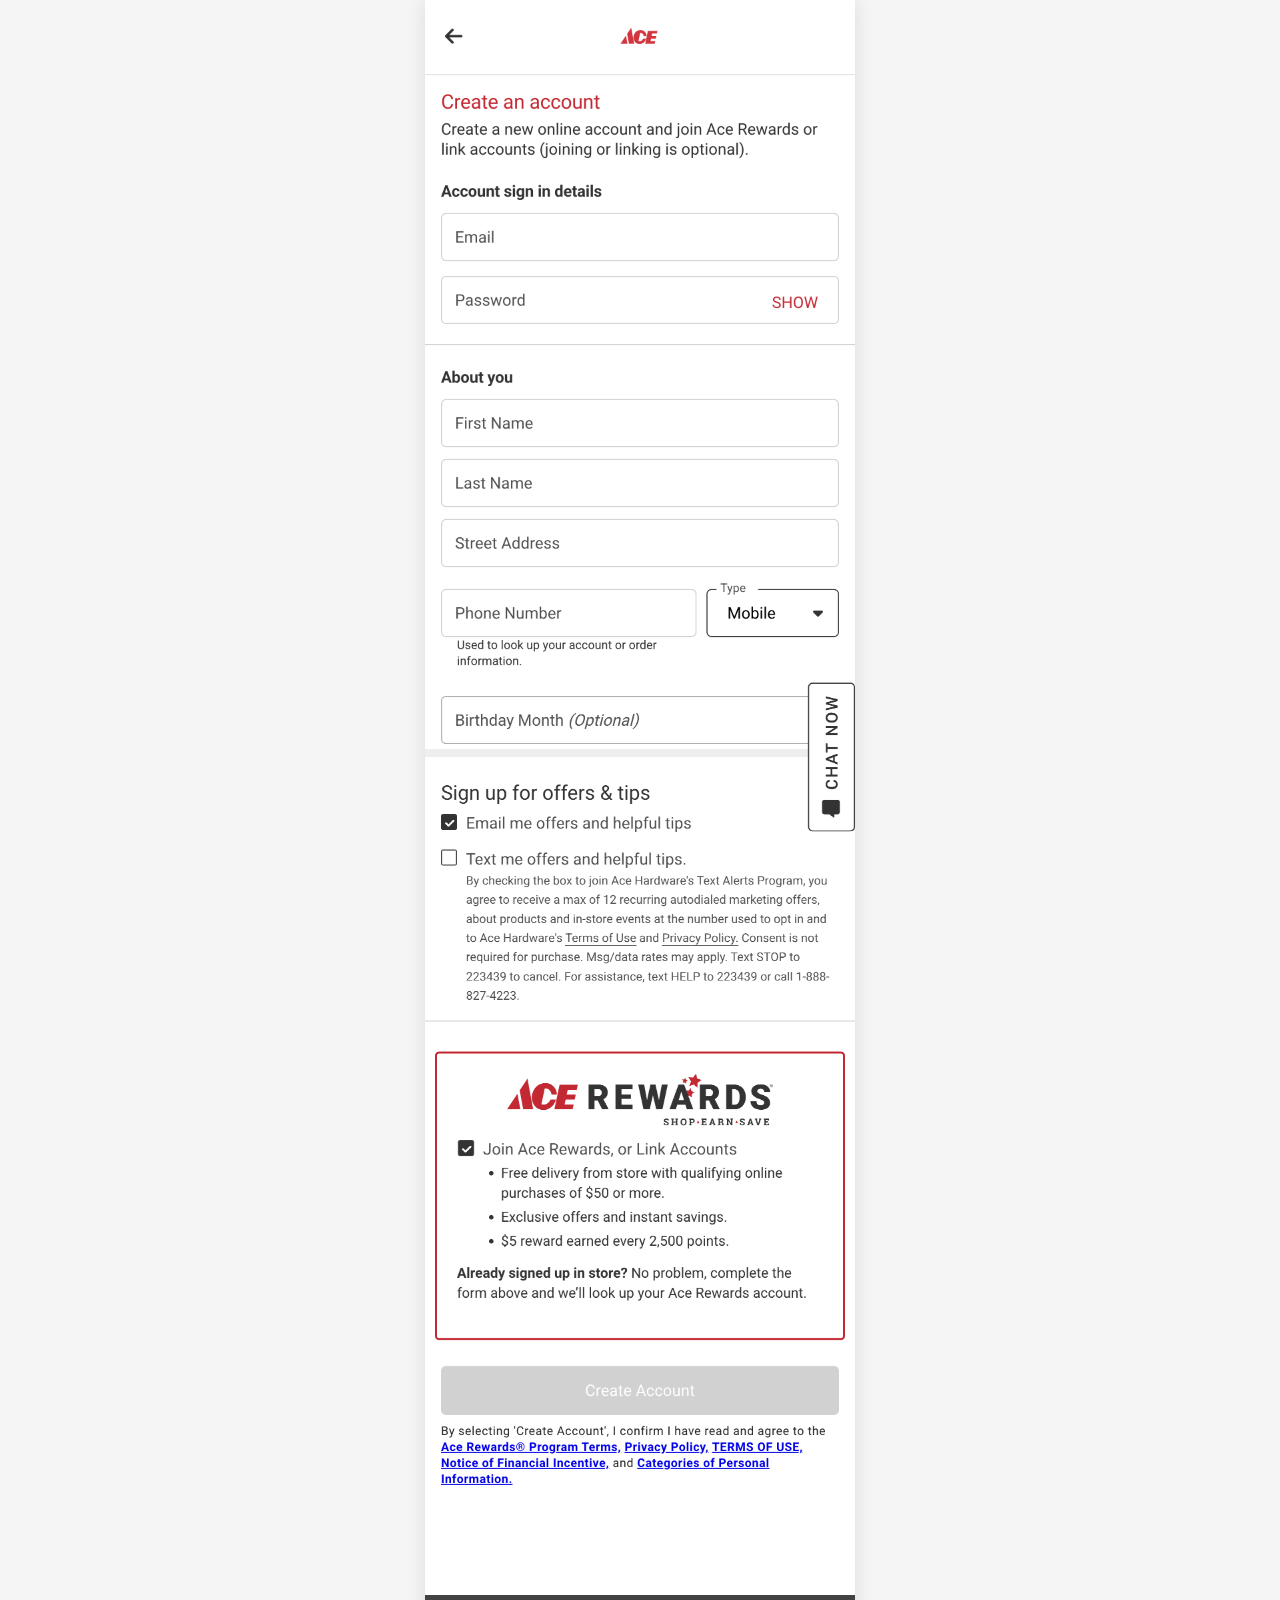
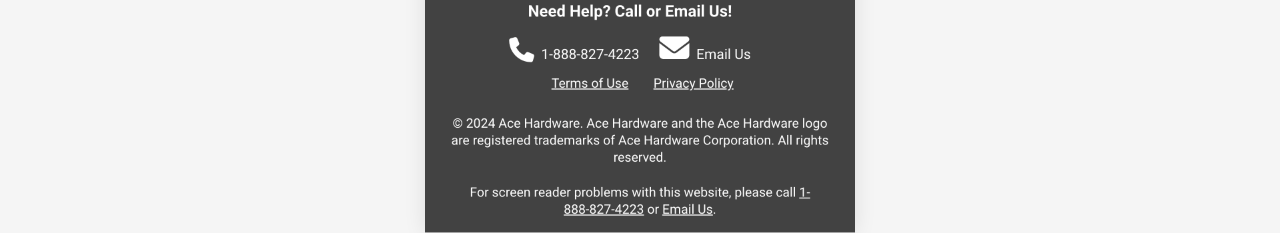
<file: ace/create-account-form.html>
<!DOCTYPE html>
<html lang="en">
<head>
    <meta charset="UTF-8">
    <meta name="viewport" content="width=device-width, initial-scale=1.0">
    <title>Ace Hardware - Create Account Form</title>
    <style>
        * {
            margin: 0;
            padding: 0;
            box-sizing: border-box;
        }

        body {
            font-family: -apple-system, BlinkMacSystemFont, "Segoe UI", Roboto, sans-serif;
            background-color: #f5f5f5;
            display: flex;
            justify-content: center;
            align-items: flex-start;
            min-height: 100vh;
        }

        .mobile-container {
            position: relative;
            width: 100%;
            max-width: 430px;
            background-color: #ffffff;
            box-shadow: 0 0 20px rgba(0, 0, 0, 0.1);
        }

        .screenshot-wrapper {
            position: relative;
            width: 100%;
        }

        .screenshot-image {
            display: block;
            width: 100%;
            height: auto;
        }

        .hotspot {
            position: absolute;
            cursor: pointer;
            background-color: transparent;
            z-index: 10;
            pointer-events: auto;
        }

        /* Back arrow hotspot */
        .hotspot-back {
            top: 0.5%;
            left: 2%;
            width: 8%;
            height: 2%;
        }
    </style>
</head>
<body>
    <div class="mobile-container">
        <div class="screenshot-wrapper">
            <img src="assets/page-4-create-account-full.png"
                 alt="Ace Hardware Create Account Form"
                 class="screenshot-image">

            <!-- Clickable hotspot for back arrow -->
            <a href="index.html" class="hotspot hotspot-back" aria-label="Back"></a>
        </div>
    </div>

    <!-- Branch Web SDK -->
    <script type="text/javascript">
        (function(b,r,a,n,c,h,_,s,d,k){if(!b[n]||!b[n]._q){for(;s<_.length;)c(h,_[s++]);d=r.createElement(a);d.async=1;d.src="https://cdn.branch.io/branch-latest.min.js";k=r.getElementsByTagName(a)[0];k.parentNode.insertBefore(d,k);b[n]=h}})(window,document,"script","branch",function(b,r){b[r]=function(){b._q.push([r,arguments])}},{_q:[],_v:1},"addListener applyCode autoAppIndex banner closeBanner closeJourney creditHistory credits data deepview deepviewCta first getCode init link logout redeem referrals removeListener sendSMS setBranchViewData setIdentity track validateCode trackCommerceEvent logEvent disableTracking qrCode".split(" "), 0);

        branch.init('key_live_hf3TiDf1F9TxUFRQVyQV6lmhEwnT8Te1', function(err, data) {
            if (err) {
                console.error('Branch init failed:', err);
            } else {
                console.log('Branch init success:', data);
            }
        });
    </script>
</body>
</html>
</file>
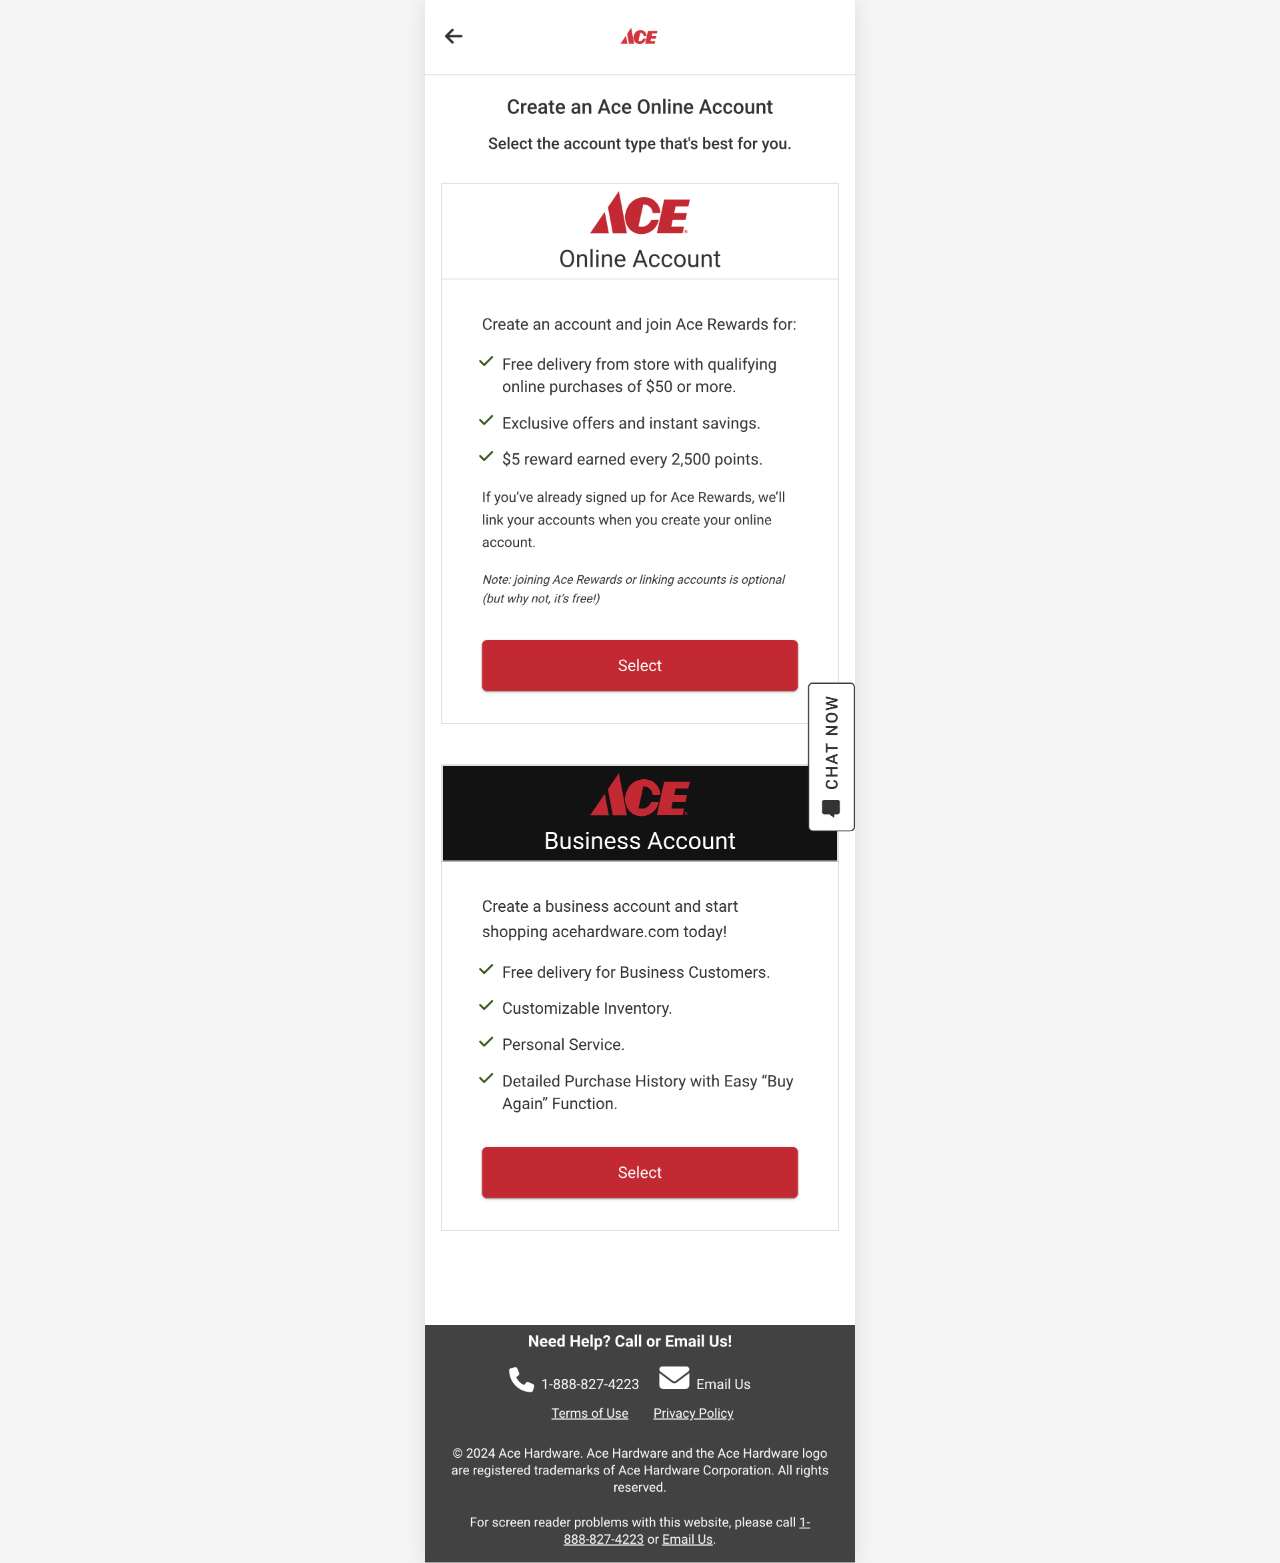
<file: ace/create-account-type.html>
<!DOCTYPE html>
<html lang="en">
<head>
    <meta charset="UTF-8">
    <meta name="viewport" content="width=device-width, initial-scale=1.0">
    <title>Ace Hardware - Create Account Type</title>
    <style>
        * {
            margin: 0;
            padding: 0;
            box-sizing: border-box;
        }

        body {
            font-family: -apple-system, BlinkMacSystemFont, "Segoe UI", Roboto, sans-serif;
            background-color: #f5f5f5;
            display: flex;
            justify-content: center;
            align-items: flex-start;
            min-height: 100vh;
        }

        .mobile-container {
            position: relative;
            width: 100%;
            max-width: 430px;
            background-color: #ffffff;
            box-shadow: 0 0 20px rgba(0, 0, 0, 0.1);
        }

        .screenshot-wrapper {
            position: relative;
            width: 100%;
        }

        .screenshot-image {
            display: block;
            width: 100%;
            height: auto;
        }

        .hotspot {
            position: absolute;
            cursor: pointer;
            background-color: transparent;
            z-index: 10;
            pointer-events: auto;
        }

        /* Online Account Select button hotspot */
        .hotspot-online-select {
            top: 42%;
            left: 8%;
            width: 84%;
            height: 3.5%;
        }

        /* Back arrow hotspot */
        .hotspot-back {
            top: 0.5%;
            left: 2%;
            width: 8%;
            height: 2%;
        }
    </style>
</head>
<body>
    <div class="mobile-container">
        <div class="screenshot-wrapper">
            <img src="assets/page-3-account-type-full.png"
                 alt="Ace Hardware Create Account Type"
                 class="screenshot-image">

            <!-- Clickable hotspot for Online Account Select button -->
            <a href="create-account-form.html?v=11" class="hotspot hotspot-online-select" aria-label="Select Online Account"></a>

            <!-- Clickable hotspot for back arrow -->
            <a href="index.html?v=11" class="hotspot hotspot-back" aria-label="Back"></a>
        </div>
    </div>
</body>
</html>
</file>
